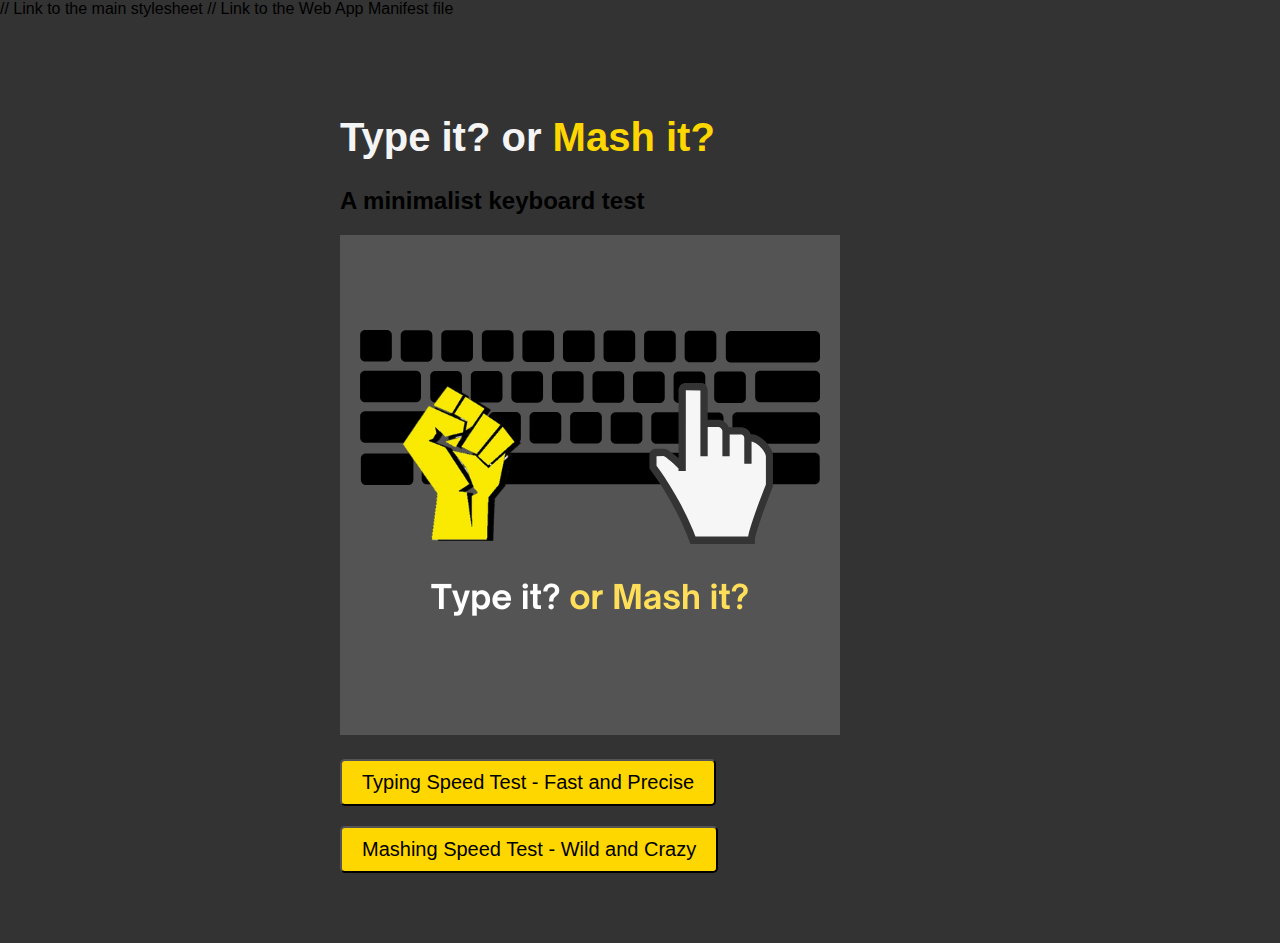
<file: index.html>
<!DOCTYPE html>
<html lang = "en-US" dir = "ltr">
  <head>
    <meta charset = "UTF-8" />
    <meta name = "viewport" content = "width=device-width,initial-scale=1" />
    <link rel = "stylesheet" href = "typingstyle.css">
    <link rel = "icon" type = "image/png" href="Type it Or Mash it PWA logo.png"> // Link to the main stylesheet
    <link rel = "manifest" rel = "stylesheet" href="manifest.json"> // Link to the Web App Manifest file
    <title>Type it or Mash it</title>
  </head>
  <body>
    <div class = "container"> 
      <h1>Type it? or <span style="color: gold">Mash it?</span></h1> 
      <h2>A minimalist keyboard test</h2>
      
      <img src = "Type it Or Mash it PWA logo.png" alt = "Type it or Mash it Logo" style = "max-width: 100%; height: auto;">

      <div id = "mode-selection"> 
        <a href = "speedtype-test.html"><button>Typing Speed Test - Fast and Precise</button></a> 
        <a href = "mashing-test.html"><button>Mashing Speed Test - Wild and Crazy</button></a> 
      </div>
    </div>
    <script>
      if ('serviceWorker' in navigator) {
          navigator.serviceWorker.register('/service-worker.js').then((registration) => {
            console.log('Service Worker registered with scope:', registration.scope);
    }).catch((error) => {
            console.error('Service Worker registration failed:', error);
    });
}
    </script>
  </body>
</html>
</file>
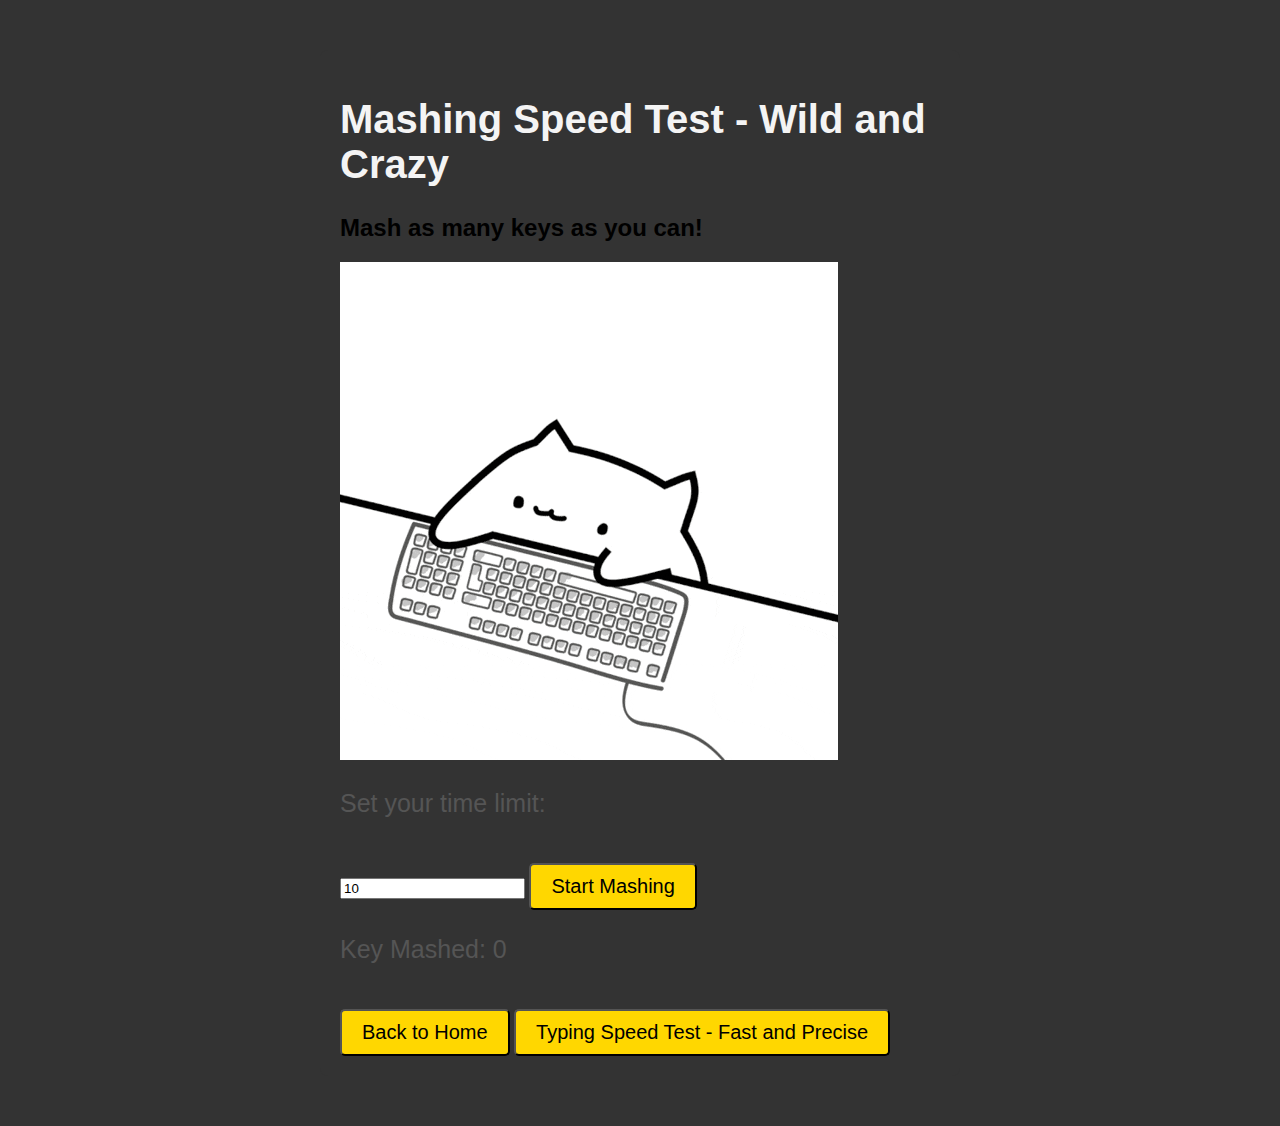
<file: mashing-test.html>
<!DOCTYPE html>
<html lang = "en-US" dir = "ltr">
    <head>
        <meta charset = "UTF-8" />
        <meta name = "viewport" content = "width=device-width,initial-scale=1" />
        <link rel = "stylesheet" href = "typingstyle.css">
        <link rel = "icon" type = "image/gif" href = "kick-him.gif">
        <title>Mashing Speed Test</title>
        <link rel = "manifest" href = "manifest.json">
    </head>
    <body>
        <div class = "container">
            <h1>Mashing Speed Test - Wild and Crazy</h1>
            <h2>Mash as many keys as you can!</h2>
            
            <img src = "kick-him.gif" alt = "Kick Him GIF" style = "max-width: 100%; height: auto;">

            <p>Set your time limit:</p>
            <input type = "number" id = "time-limit" placeholder = "Enter time (in seconds)" min = "1" value = "10">
            <button id = "start-mashing">Start Mashing</button>
            <p id = "key-count">Key Mashed: 0</p>
            <p id = "mashing-result"></p>
            <a href = "index.html"><button>Back to Home</button></a>
            <a href = "speedtype-test.html"><button>Typing Speed Test - Fast and Precise</button></a>
        </div>
        <script src = "mashing-script.js"></script>
    </body>
</html>
</file>
<file: typingstyle.css>
body {
    font-family: Arial, Helvetica, sans-serif; 
    background: #333; // Dark background
    text-align: center;
    margin: 0;
    padding: 0;
}

.container {
    max-width: 600px;
    margin: 50px auto;
    padding: 20px;
    background: #333;
    border-radius: 8px;
}

h1 {
    font-size: 40px;
    color:#f4f4f4
    
}

button {
    margin-top: 20px;
    padding: 10px 20px;
    font-size: 20px;
    background-color: #FFD700; // Bright colour buttons
    color: black; // Dark texts
    border: none;
    border-radius: 5px;
    cursor: pointer;
}

button:hover {
    background-color: #D99E30;
}

textarea {
    width: 100%;
    height: 100px;
    font-size: 20px;
    padding: 10px;
    border: 1px solid #ccc;
    border-radius: 5px;
}

p {
    font-size: 25px;
    color: #555;
}

a {
    text-decoration: none;
}
</file>
